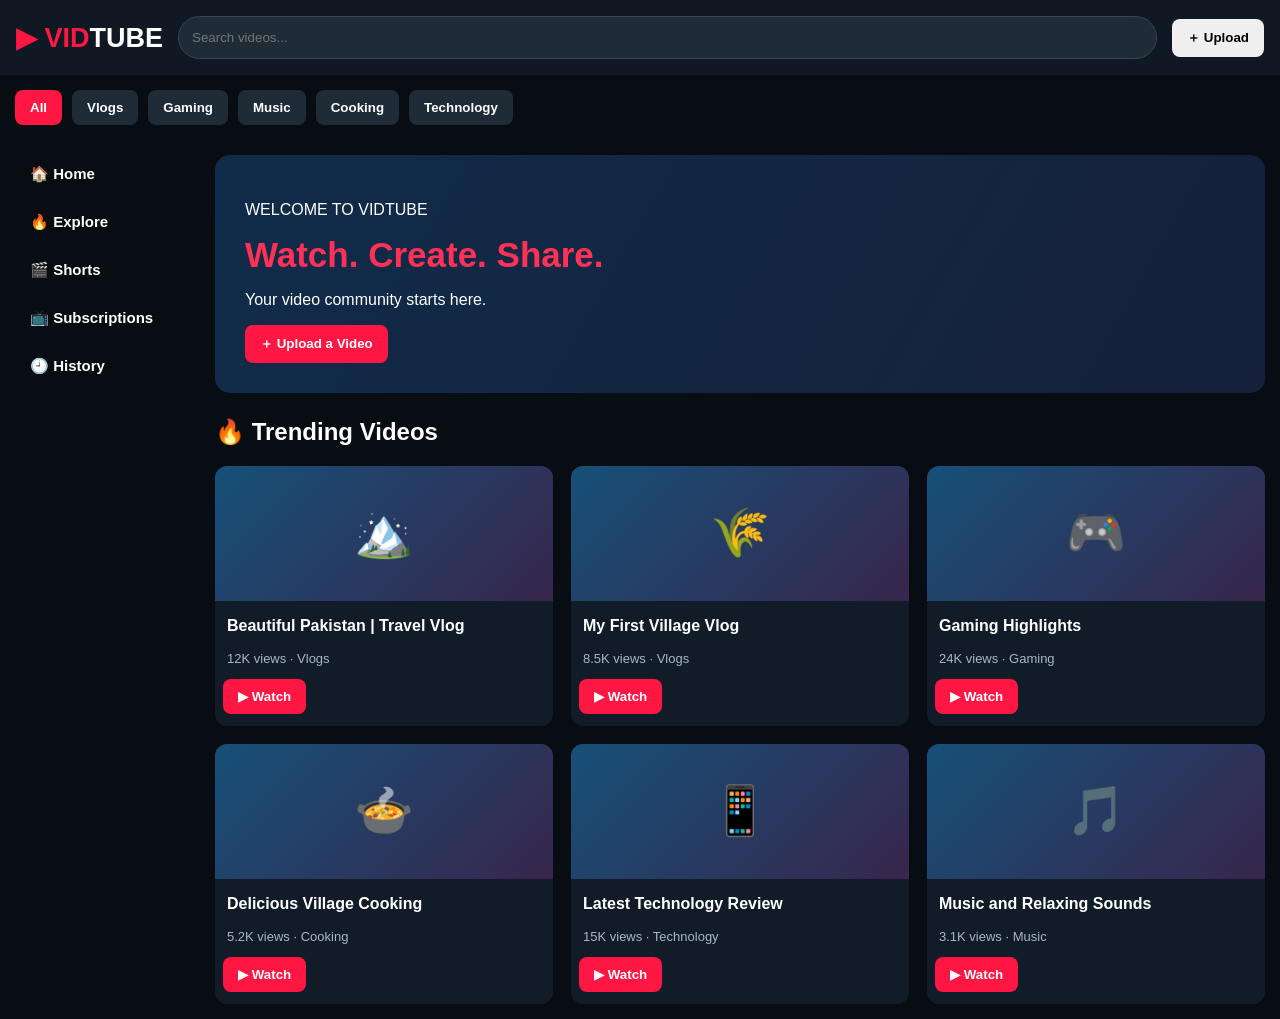
<file: Index.html>
<!DOCTYPE html>
<html lang="en">
<head>
<meta charset="UTF-8">
<meta name="viewport" content="width=device-width, initial-scale=1.0">
<title>VIDTUBE - Watch Videos</title>
<style>
*{box-sizing:border-box}
body{margin:0;background:#080d14;color:white;font-family:Arial,sans-serif}
header{background:#101923;padding:16px;display:flex;align-items:center;gap:15px;flex-wrap:wrap;position:sticky;top:0}
.logo{font-size:27px;font-weight:bold;color:#ff1744}
.logo span{color:white}
input{padding:13px;border-radius:25px;border:1px solid #394553;background:#202b38;color:white;flex:1;min-width:150px}
button{cursor:pointer;border:0;border-radius:8px;padding:10px 15px;font-weight:bold}
nav{display:flex;gap:10px;padding:15px;overflow:auto}
nav button{background:#202b38;color:white;white-space:nowrap}
nav button.active{background:#ff1744}
.layout{display:grid;grid-template-columns:180px 1fr;gap:20px;padding:15px}
aside button{display:block;width:100%;text-align:left;margin-bottom:10px;background:transparent;color:white;font-size:15px}
h2{margin-top:10px}
.hero{background:linear-gradient(120deg,#102c4a,#162039);padding:30px;border-radius:15px;margin-bottom:25px}
.hero h1{font-size:35px;margin:8px 0;color:#ff3157}
.grid{display:grid;grid-template-columns:repeat(3,minmax(0,1fr));gap:18px}
.card{background:#121c28;border-radius:12px;overflow:hidden}
.thumb{height:135px;display:flex;align-items:center;justify-content:center;font-size:48px;background:linear-gradient(135deg,#165078,#38264d)}
.card h3{font-size:16px;padding:0 12px}
.card p{color:#aab6c5;padding:0 12px;font-size:13px}
.card button{margin:0 8px 12px;background:#ff1744;color:white}
#upload{display:none;background:#121c28;padding:20px;border-radius:12px;margin-bottom:20px}
#upload input{width:100%;margin:8px 0}
@media(max-width:650px){.layout{grid-template-columns:1fr}aside{display:flex;gap:5px;overflow:auto}aside button{min-width:max-content;width:auto}.grid{grid-template-columns:repeat(2,minmax(0,1fr))}.thumb{height:110px}.hero h1{font-size:28px}}
</style>
</head>
<body>
<header>
<div class="logo">▶ VID<span>TUBE</span></div>
<input id="search" placeholder="Search videos..." oninput="searchVideos()">
<button onclick="showUpload()">＋ Upload</button>
</header>
<nav>
<button class="active" onclick="filterVideos('All',this)">All</button>
<button onclick="filterVideos('Vlogs',this)">Vlogs</button>
<button onclick="filterVideos('Gaming',this)">Gaming</button>
<button onclick="filterVideos('Music',this)">Music</button>
<button onclick="filterVideos('Cooking',this)">Cooking</button>
<button onclick="filterVideos('Technology',this)">Technology</button>
</nav>
<div class="layout">
<aside>
<button onclick="filterVideos('All')">🏠 Home</button>
<button onclick="filterVideos('All')">🔥 Explore</button>
<button onclick="filterVideos('Shorts')">🎬 Shorts</button>
<button onclick="filterVideos('All')">📺 Subscriptions</button>
<button onclick="alert('Watch history will be added in a future update.')">🕘 History</button>
</aside>
<main>
<section class="hero">
<p>WELCOME TO VIDTUBE</p>
<h1>Watch. Create. Share.</h1>
<p>Your video community starts here.</p>
<button style="background:#ff1744;color:white" onclick="showUpload()">＋ Upload a Video</button>
</section>
<section id="upload">
<h2>Upload a video</h2>
<input id="videoTitle" placeholder="Video title">
<input id="videoCategory" placeholder="Category e.g. Vlogs">
<input id="videoFile" type="file" accept="video/*">
<button onclick="addVideo()" style="background:#ff1744;color:white">Add Video</button>
<button onclick="hideUpload()">Cancel</button>
<p id="message"></p>
</section>
<h2>🔥 Trending Videos</h2>
<div class="grid" id="videos"></div>
</main>
</div>
<script>
let data=[
{title:"Beautiful Pakistan | Travel Vlog",category:"Vlogs",icon:"🏔️",views:"12K views"},
{title:"My First Village Vlog",category:"Vlogs",icon:"🌾",views:"8.5K views"},
{title:"Gaming Highlights",category:"Gaming",icon:"🎮",views:"24K views"},
{title:"Delicious Village Cooking",category:"Cooking",icon:"🍲",views:"5.2K views"},
{title:"Latest Technology Review",category:"Technology",icon:"📱",views:"15K views"},
{title:"Music and Relaxing Sounds",category:"Music",icon:"🎵",views:"3.1K views"}
];
let chosen="All",urls=[];
function render(){
let q=document.getElementById('search').value.toLowerCase();
let list=data.filter(v=>(chosen==="All"||v.category===chosen||chosen==="Shorts")&&v.title.toLowerCase().includes(q));
document.getElementById('videos').innerHTML=list.map(v=>`<article class="card"><div class="thumb">${v.icon}</div><h3>${v.title}</h3><p>${v.views} · ${v.category}</p><button onclick="playVideo('${v.title.replace(/'/g,"")}')">▶ Watch</button></article>`).join('')||'<p>No videos found.</p>';
}
function filterVideos(c,b){chosen=c;if(b){document.querySelectorAll('nav button').forEach(x=>x.classList.remove('active'));b.classList.add('active')}render()}
function searchVideos(){render()}
function showUpload(){document.getElementById('upload').style.display='block'}
function hideUpload(){document.getElementById('upload').style.display='none'}
function addVideo(){
let title=document.getElementById('videoTitle').value.trim();
let file=document.getElementById('videoFile').files[0];
let cat=document.getElementById('videoCategory').value.trim()||'Vlogs';
if(!title||!file){document.getElementById('message').textContent='Title aur video file dono select karein.';return}
let url=URL.createObjectURL(file);urls.push(url);
data.unshift({title,category:cat,icon:'🎬',views:'New video',url});
document.getElementById('message').textContent='Video is browser mein add ho gayi hai.';
render();
}
function playVideo(title){
let v=data.find(x=>x.title===title);
if(!v)return;
if(v.url){let w=window.open('','_blank');w.document.write('<title>'+v.title+'</title><video controls autoplay style="width:100%" src="'+v.url+'"></video>')}
else alert('Ye demo video card hai. Asli video playback ke liye uploaded video ya video URL chahiye.');
}
render();
</script>
</body>
</html>
</file>
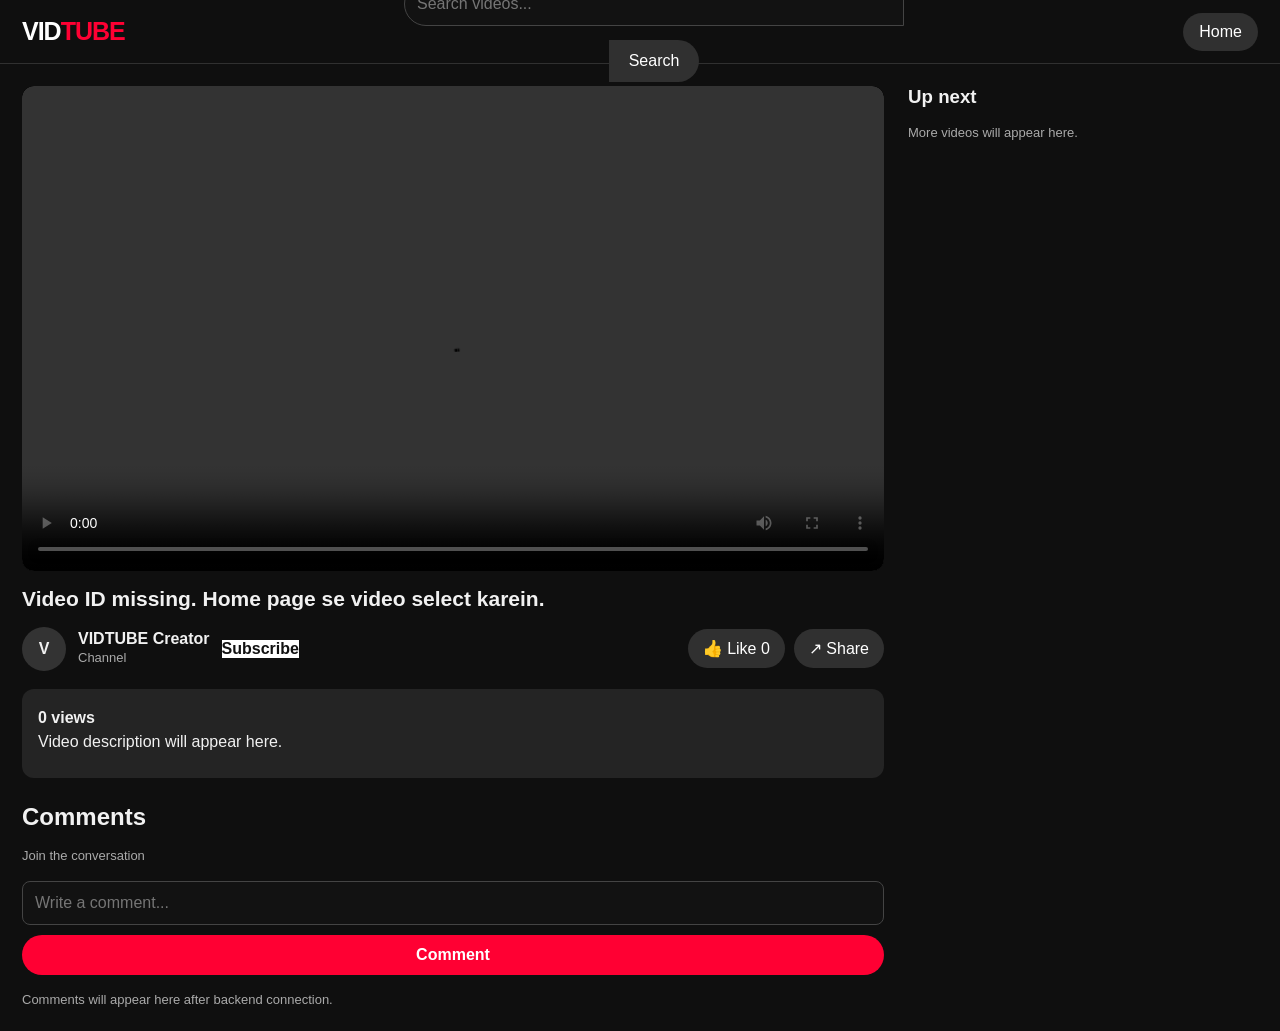
<file: watch.html>
<!DOCTYPE html>
<html lang="en">
<head>
  <meta charset="UTF-8">
  <meta name="viewport" content="width=device-width, initial-scale=1.0">
  <meta name="theme-color" content="#0f0f0f">
  <meta name="description" content="Watch videos on VIDTUBE.">
  <title>Watch Video | VIDTUBE</title>
  <link rel="stylesheet" href="style.css">

  <style>
    .watch-layout {
      display: grid;
      grid-template-columns: minmax(0, 1fr) 350px;
      gap: 24px;
      max-width: 1500px;
      margin: auto;
      padding: 22px;
    }

    .watch-main { min-width: 0; }

    .video-frame {
      width: 100%;
      aspect-ratio: 16 / 9;
      background: #000;
      border-radius: 12px;
      overflow: hidden;
    }

    .video-frame video {
      width: 100%;
      height: 100%;
      object-fit: contain;
      background: #000;
    }

    .watch-title {
      font-size: 21px;
      margin: 16px 0;
    }

    .watch-details {
      display: flex;
      justify-content: space-between;
      align-items: center;
      flex-wrap: wrap;
      gap: 12px;
      margin-bottom: 18px;
    }

    .channel-info {
      display: flex;
      align-items: center;
      gap: 12px;
    }

    .channel-avatar {
      width: 44px;
      height: 44px;
      border-radius: 50%;
      background: #333;
      display: grid;
      place-items: center;
      font-weight: bold;
    }

    .watch-actions {
      display: flex;
      flex-wrap: wrap;
      gap: 9px;
    }

    .watch-actions button {
      padding: 10px 15px;
      border-radius: 22px;
      background: #303030;
      color: white;
    }

    .subscribe-button {
      background: #fff !important;
      color: #111 !important;
      font-weight: bold;
    }

    .description-box {
      background: #242424;
      padding: 16px;
      border-radius: 12px;
      margin: 18px 0;
      line-height: 1.6;
    }

    .comments-section { margin-top: 25px; }

    .comment-form {
      display: flex;
      gap: 10px;
      margin: 15px 0;
    }

    .comment-form input { flex: 1; }

    .comment-item {
      padding: 13px 0;
      border-bottom: 1px solid #333;
    }

    .suggested-video {
      display: flex;
      gap: 10px;
      margin-bottom: 14px;
      cursor: pointer;
    }

    .suggested-video img {
      width: 145px;
      aspect-ratio: 16 / 9;
      object-fit: cover;
      border-radius: 8px;
      background: #292929;
    }

    .suggested-video h4 {
      font-size: 13px;
      margin-bottom: 7px;
    }

    .suggested-video p {
      font-size: 12px;
      color: #aaa;
    }

    .watch-message {
      color: #aaa;
      font-size: 13px;
      margin-top: 8px;
    }

    @media(max-width: 850px) {
      .watch-layout {
        grid-template-columns: 1fr;
        padding: 12px;
      }

      .suggested-video img { width: 130px; }
    }

    @media(max-width: 500px) {
      .watch-title { font-size: 18px; }
      .watch-details { align-items: flex-start; }
      .watch-actions { width: 100%; }
      .comment-form { flex-direction: column; }
    }
  </style>
</head>

<body>

<header class="header">
  <a class="logo" href="index.html">VID<span>TUBE</span></a>
  <form class="search-box" id="watchSearchForm">
    <input id="searchInput" type="search" placeholder="Search videos..." aria-label="Search videos">
    <button id="searchButton" type="submit">Search</button>
  </form>
  <a class="secondary-btn" href="index.html">Home</a>
</header>

<main class="watch-layout">

  <section class="watch-main">

    <div class="video-frame">
      <video id="mainVideo" controls playsinline preload="metadata">
        <source id="videoSource" src="" type="video/mp4">
        Your browser does not support video playback.
      </video>
    </div>

    <h1 class="watch-title" id="videoTitle">Video title</h1>

    <div class="watch-details">
      <div class="channel-info">
        <div class="channel-avatar" id="channelAvatar">V</div>
        <div>
          <strong id="channelName">VIDTUBE Creator</strong>
          <p class="muted" id="subscriberCount">Channel</p>
        </div>
        <button class="subscribe-button" id="subscribeButton" type="button">
          Subscribe
        </button>
      </div>

      <div class="watch-actions">
        <button id="likeButton" type="button">👍 Like <span id="likeCount">0</span></button>
        <button id="shareButton" type="button">↗ Share</button>
      </div>
    </div>

    <div class="description-box">
      <strong id="viewCount">0 views</strong>
      <p id="videoDescription">Video description will appear here.</p>
      <p class="watch-message" id="videoDate"></p>
    </div>

    <section class="comments-section">
      <h2>Comments</h2>
      <p class="muted" id="commentCount">Join the conversation</p>

      <form class="comment-form" id="commentForm">
        <input
          type="text"
          id="commentInput"
          placeholder="Write a comment..."
          maxlength="1000"
          required
        >
        <button class="primary-btn" type="submit">Comment</button>
      </form>

      <div id="commentsList">
        <p class="muted">Comments will appear here after backend connection.</p>
      </div>
    </section>

  </section>

  <aside>
    <h3>Up next</h3>
    <div id="suggestedVideos">
      <p class="muted">More videos will appear here.</p>
    </div>
  </aside>

</main>

<script>
"use strict";

const params = new URLSearchParams(window.location.search);
const videoId = params.get("id");

const API_BASE = window.VIDTUBE_API || "";

const elements = {
  video: document.getElementById("mainVideo"),
  source: document.getElementById("videoSource"),
  title: document.getElementById("videoTitle"),
  description: document.getElementById("videoDescription"),
  channel: document.getElementById("channelName"),
  avatar: document.getElementById("channelAvatar"),
  views: document.getElementById("viewCount"),
  likes: document.getElementById("likeCount"),
  date: document.getElementById("videoDate"),
  comments: document.getElementById("commentsList"),
  commentCount: document.getElementById("commentCount"),
  suggestions: document.getElementById("suggestedVideos"),
  subscribe: document.getElementById("subscribeButton")
};

async function api(path, options = {}) {
  const response = await fetch(API_BASE + path, {
    ...options,
    headers: {
      ...(options.headers || {})
    }
  });

  const data = await response.json().catch(() => ({}));

  if (!response.ok) {
    throw new Error(data.message || "Request failed");
  }

  return data;
}

function showMessage(element, message) {
  element.textContent = message;
}

function renderVideo(video) {
  elements.title.textContent = video.title || "Untitled video";
  elements.description.textContent = video.description || "No description.";
  elements.channel.textContent = video.channelName || "VIDTUBE Creator";
  elements.avatar.textContent = (video.channelName || "V").charAt(0).toUpperCase();
  elements.views.textContent = `${video.views || 0} views`;
  elements.likes.textContent = video.likes || 0;
  elements.date.textContent = video.createdAt || "";

  if (video.videoUrl) {
    elements.source.src = video.videoUrl;
    elements.video.load();
  } else {
    showMessage(elements.date, "Video URL abhi available nahi hai.");
  }
}

async function loadVideo() {
  if (!videoId) {
    showMessage(elements.title, "Video ID missing. Home page se video select karein.");
    return;
  }

  try {
    const data = await api(
      `/api/videos/${encodeURIComponent(videoId)}`
    );

    renderVideo(data.video || data);

    loadComments();
    loadSuggestions();

  } catch (error) {
    showMessage(
      elements.title,
      "Video load nahi hua. Backend connection abhi complete karna baqi hai."
    );
    console.error(error);
  }
}

async function loadComments() {
  try {
    const data = await api(
      `/api/videos/${encodeURIComponent(videoId)}/comments`
    );

    const comments = data.comments || [];

    elements.comments.replaceChildren();

    if (!comments.length) {
      showMessage(elements.comments, "No comments yet.");
    }

    comments.forEach(comment => {
      const item = document.createElement("div");
      item.className = "comment-item";

      const name = document.createElement("strong");
      name.textContent = comment.username || "User";

      const message = document.createElement("p");
      message.textContent = comment.text || "";

      item.append(name, message);
      elements.comments.appendChild(item);
    });

    elements.commentCount.textContent =
      `${comments.length} comments`;

  } catch (error) {
    showMessage(
      elements.comments,
      "Comments backend connect hone ke baad load honge."
    );
  }
}

document.getElementById("commentForm").addEventListener(
  "submit",
  async event => {
    event.preventDefault();

    const input = document.getElementById("commentInput");
    const text = input.value.trim();

    if (!text || !videoId) return;

    try {
      await api(
        `/api/videos/${encodeURIComponent(videoId)}/comments`,
        {
          method: "POST",
          headers: { "Content-Type": "application/json" },
          body: JSON.stringify({ text })
        }
      );

      input.value = "";
      await loadComments();

    } catch (error) {
      alert("Comment post karne ke liye login aur backend zaroori hai.");
    }
  }
);

document.getElementById("likeButton").addEventListener(
  "click",
  async () => {
    if (!videoId) return;

    try {
      const data = await api(
        `/api/videos/${encodeURIComponent(videoId)}/like`,
        { method: "POST" }
      );

      if (data.likes !== undefined) {
        elements.likes.textContent = data.likes;
      }

    } catch (error) {
      alert("Like karne ke liye login aur backend zaroori hai.");
    }
  }
);

elements.subscribe.addEventListener("click", async () => {
  if (!videoId) return;

  try {
    const data = await api(
      `/api/videos/${encodeURIComponent(videoId)}/subscribe`,
      { method: "POST" }
    );

    elements.subscribe.textContent =
      data.subscribed ? "Subscribed" : "Subscribe";

  } catch (error) {
    alert("Subscribe karne ke liye login aur backend zaroori hai.");
  }
});

document.getElementById("shareButton").addEventListener(
  "click",
  async () => {
    try {
      await navigator.clipboard.writeText(window.location.href);
      alert("Video link copied!");
    } catch (error) {
      prompt("Copy this video link:", window.location.href);
    }
  }
);

document.getElementById("watchSearchForm").addEventListener(
  "submit",
  event => {
    event.preventDefault();

    const query = document.getElementById("searchInput").value.trim();

    if (query) {
      window.location.href =
        `index.html?search=${encodeURIComponent(query)}`;
    }
  }
);

async function loadSuggestions() {
  try {
    const data = await api("/api/videos");
    const videos = data.videos || [];

    elements.suggestions.replaceChildren();

    videos
      .filter(video => String(video.id) !== String(videoId))
      .slice(0, 10)
      .forEach(video => {
        const link = document.createElement("a");
        link.className = "suggested-video";
        link.href = `watch.html?id=${encodeURIComponent(video.id)}`;

        const image = document.createElement("img");
        image.src = video.thumbnailUrl || "";
        image.alt = video.title || "Video thumbnail";

        const info = document.createElement("div");
        const title = document.createElement("h4");
        title.textContent = video.title || "Untitled video";

        const channel = document.createElement("p");
        channel.textContent = video.channelName || "VIDTUBE Creator";

        info.append(title, channel);
        link.append(image, info);
        elements.suggestions.appendChild(link);
      });

  } catch (error) {
    showMessage(
      elements.suggestions,
      "Suggested videos backend connect hone ke baad dikhenge."
    );
  }
}

loadVideo();
</script>

</body>
</html>
</file>
<file: style.css>
* {
  margin: 0;
  padding: 0;
  box-sizing: border-box;
}

:root {
  --bg: #0f0f0f;
  --panel: #181818;
  --panel-hover: #272727;
  --text: #f1f1f1;
  --muted: #aaa;
  --border: #303030;
  --red: #ff0033;
}

body {
  background: var(--bg);
  color: var(--text);
  font-family: Arial, Helvetica, sans-serif;
  min-height: 100vh;
}

button, input, textarea, select {
  font: inherit;
}

button {
  cursor: pointer;
  border: 0;
}

a {
  color: inherit;
  text-decoration: none;
}

/* Header */
header, .header {
  height: 64px;
  padding: 0 22px;
  display: flex;
  align-items: center;
  justify-content: space-between;
  gap: 18px;
  background: var(--bg);
  border-bottom: 1px solid var(--border);
  position: sticky;
  top: 0;
  z-index: 100;
}

.logo {
  font-size: 25px;
  font-weight: 800;
  color: white;
  letter-spacing: -1px;
}

.logo span {
  color: var(--red);
}

.search-box {
  display: flex;
  align-items: center;
  width: min(500px, 48%);
}

.search-box input,
input,
textarea,
select {
  background: #121212;
  color: white;
  border: 1px solid #444;
  border-radius: 8px;
  padding: 12px;
  outline: none;
}

.search-box input {
  width: 100%;
  border-radius: 22px 0 0 22px;
}

.search-box button {
  padding: 12px 20px;
  background: #303030;
  color: white;
  border-radius: 0 22px 22px 0;
}

/* Layout */
.container {
  width: 100%;
  max-width: 1500px;
  margin: auto;
  padding: 22px;
}

main {
  padding: 20px;
}

h1, h2, h3 {
  margin-bottom: 15px;
}

p {
  line-height: 1.5;
}

.muted {
  color: var(--muted);
  font-size: 13px;
}

/* Sidebar */
.sidebar {
  width: 230px;
  padding: 15px;
  background: var(--bg);
}

.sidebar a,
.sidebar button {
  display: block;
  width: 100%;
  padding: 13px;
  margin-bottom: 5px;
  border-radius: 9px;
  text-align: left;
  background: transparent;
  color: white;
}

.sidebar a:hover,
.sidebar button:hover {
  background: var(--panel-hover);
}

/* Video grid */
.grid,
.video-grid {
  display: grid;
  grid-template-columns: repeat(3, minmax(0, 1fr));
  gap: 22px;
}

.video-card {
  min-width: 0;
  cursor: pointer;
  margin-bottom: 12px;
}

.video-card img,
.thumbnail {
  width: 100%;
  aspect-ratio: 16 / 9;
  object-fit: cover;
  border-radius: 12px;
  background: #252525;
}

.video-card h3 {
  font-size: 15px;
  margin: 10px 0 6px;
}

.video-card:hover img {
  border-radius: 7px;
}

.video-info {
  color: var(--muted);
  font-size: 13px;
}

/* Buttons */
.btn,
.primary-btn {
  padding: 11px 18px;
  border-radius: 22px;
  background: var(--red);
  color: white;
  font-weight: bold;
}

.btn:hover,
.primary-btn:hover {
  background: #d9002b;
}

.secondary-btn {
  padding: 10px 16px;
  border-radius: 22px;
  background: #303030;
  color: white;
}

.secondary-btn:hover {
  background: #444;
}

/* Forms and panels */
.panel,
.card {
  background: var(--panel);
  border: 1px solid var(--border);
  padding: 20px;
  border-radius: 12px;
  margin-bottom: 18px;
}

form {
  display: flex;
  flex-direction: column;
  gap: 14px;
}

input, textarea, select {
  width: 100%;
}

textarea {
  min-height: 110px;
  resize: vertical;
}

/* Watch page */
.player,
video {
  width: 100%;
  max-height: 75vh;
  background: black;
  border-radius: 12px;
}

.action-row {
  display: flex;
  flex-wrap: wrap;
  align-items: center;
  gap: 12px;
  margin: 18px 0;
}

.action-row button {
  padding: 10px 15px;
  border-radius: 20px;
  background: #303030;
  color: white;
}

/* Shorts */
.shorts-grid {
  display: grid;
  grid-template-columns: repeat(4, 1fr);
  gap: 15px;
}

.shorts-card video,
.shorts-card img {
  width: 100%;
  aspect-ratio: 9 / 16;
  object-fit: cover;
  border-radius: 12px;
  background: #222;
}

/* Bottom navigation */
.bottom-nav {
  display: none;
}

/* Responsive mobile design */
@media (max-width: 900px) {
  .grid,
  .video-grid {
    grid-template-columns: repeat(2, minmax(0, 1fr));
  }

  .shorts-grid {
    grid-template-columns: repeat(3, 1fr);
  }

  .sidebar {
    display: none;
  }
}

@media (max-width: 600px) {
  header, .header {
    height: 56px;
    padding: 0 12px;
    gap: 10px;
  }

  .logo {
    font-size: 21px;
  }

  .search-box {
    width: 55%;
  }

  .search-box input {
    padding: 9px;
    min-width: 0;
  }

  .search-box button {
    padding: 9px 12px;
  }

  .container,
  main {
    padding: 12px;
  }

  .grid,
  .video-grid {
    grid-template-columns: 1fr;
    gap: 18px;
  }

  .shorts-grid {
    grid-template-columns: repeat(2, 1fr);
    gap: 10px;
  }

  .panel,
  .card {
    padding: 14px;
  }

  .bottom-nav {
    display: flex;
    position: fixed;
    bottom: 0;
    left: 0;
    right: 0;
    justify-content: space-around;
    padding: 12px 5px;
    background: #181818;
    border-top: 1px solid var(--border);
    z-index: 100;
  }

  .bottom-nav a {
    color: white;
    font-size: 12px;
    text-align: center;
  }

  body {
    padding-bottom: 65px;
  }
}
</file>
